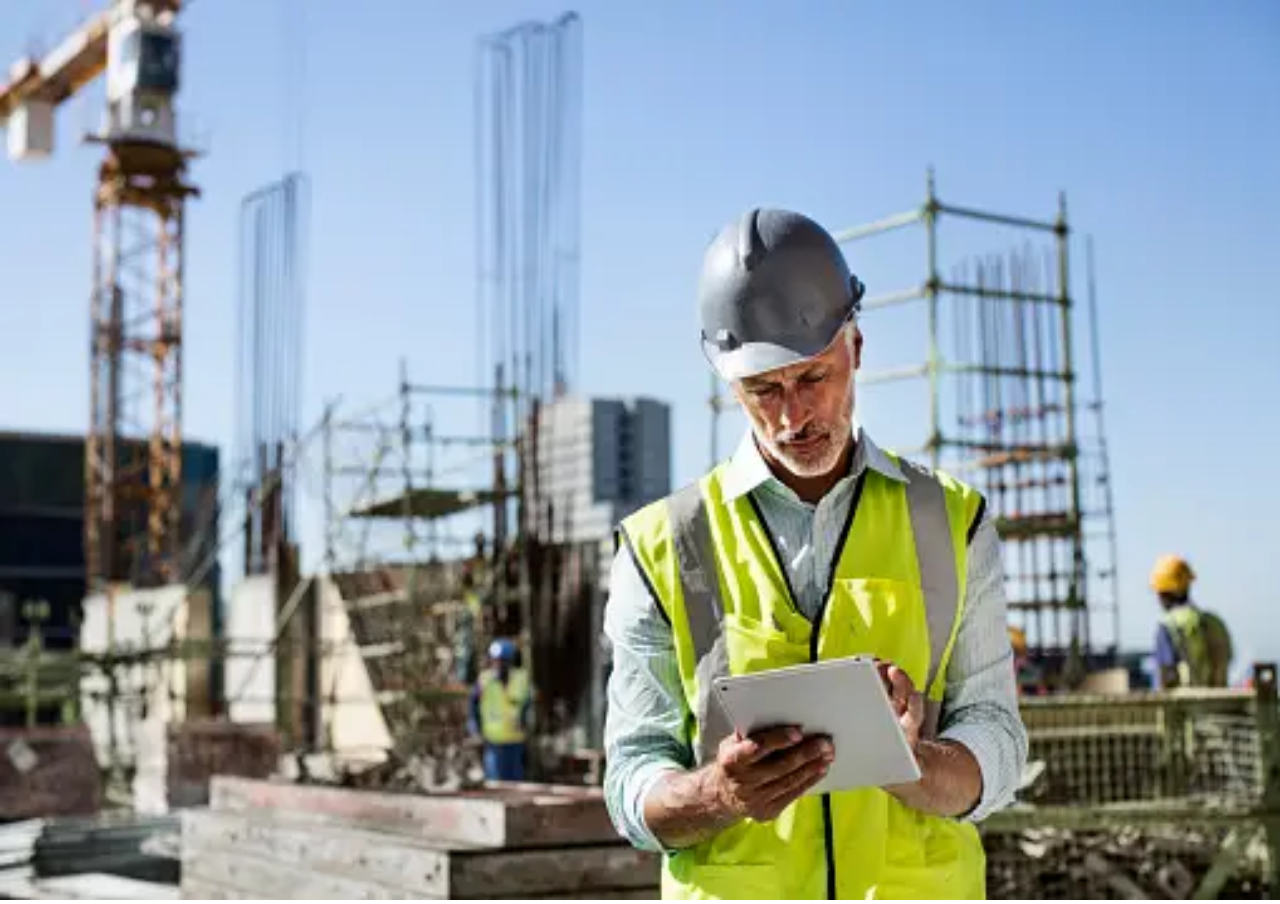
<file: About.html>
<!DOCTYPE html>
<html lang="en">
<head>
    <link rel="stylesheet" href="./css/style.css">
    <script src="https://code.jquery.com/jquery-3.7.0.js"></script>
    <meta charset="UTF-8">
    <meta name="viewport" content="width=device-width, initial-scale=1.0">
    <title>Document</title>
</head>
<body>
    <div class="backGround">
        <img src="./images/kole12.webp" alt="">
            <div id="displayElement"></div>
    <script>
        $('#displayElement').load('index.html #nav')
    </script>
       </div>


    
</body>
</html>
</file>
<file: css/style.css>
*{
    padding: 0;
    margin: 0;
    box-sizing: border-box;
    font-family: 'poppins', sans-serif
}

header{
    width: 100vw;
    height: 100vh;
    overflow: hidden;
}
.carousel{
  width: 500%;
  height: 500px;
  display: flex;
  position: relative;
}

.nav-items{
    display: flex;
    justify-content: space-between;
    margin-top: 20px;
    gap: 600px;
} 
#nav-search{
    font-size: 500px;
} 
.carousel input{
    display: none;
}
.slide{
    width: 20%;
transition: 2s;
}
.slide img{

   width: 100%;
    height: 100vh;
}

nav{
    position: absolute;


}
.nav-manual{
  position: absolute;
  width: 800px;
  margin-top: -40px;
  display: flex;
  justify-content: center;
  margin-left: 5%;
  
}
.manual-btn{
    border: 2px solid white;
    border-radius: 10px;
    cursor: pointer;
    transition: 1s;
    padding: 5px;
    margin-top: 100%;
    
}
.manual-btn:not(:last-child){
    margin-right: 40px;
}
.manual-btn:hover{
 background: white;
}
#radio1:checked ~ .firstImg{
    margin-left: 0;

}
#radio2:checked ~ .firstImg{
    margin-left: -20%;

}
#radio3:checked ~ .firstImg{
    margin-left: -40%;

}
.navigation-auto{
    position: absolute;
    display: flex;
    width: 800px;
    justify-content: center;
    margin-top: 80%;

    
}
.navigation-auto div{
    border: 2px solid blue;
    padding: 5px;
    border-radius: 10px;
    transition: 1s;
}
.navigation-auto div:not(:last-child){
    margin-right: 40px;
}
#radio1:checked ~ .navigation-auto .auto-btn1{
    background: blue;
}
#radio2:checked ~ .navigation-auto .auto-btn2{
    background: blue;
}
#radio3:checked ~ .navigation-auto .auto-btn3{
    background: blue;
}
.subheader-list{
    display: flex;
    text-decoration: none;
    gap: 5px;
    list-style: none;
}
.navbar-list{
    display: flex;
    text-decoration: none;
    font-weight: 50px;
    font-style: italic;
    gap: 20px;
 font-family: Arial, Helvetica, sans-serif;
 font-size: 20px;
 list-style: none;
 
}
.nav-items h2{
    font-size: 28px;
    color: red;
    font-style: italic;
    margin-left: 5px;

}
.nav-items h2 span{
    color: orangered;
}

.navbar-list li a{
    text-decoration: none;
    color: white;
    font-size: 20px;
}
.hero-h3{
    font-size: 25px;
    font-weight: bold;
    font-style: italic;
    margin-left: 150px;
    margin-top: 70px;
}
.hero-div{
    margin-top: 50px;
    margin-left: 120px;
    display: flex;
    gap: 70px;

}

 #hero-imgs{
position: relative;
}
#hero-imgs img{
    width: 300px;
    height: 300px;
}
#hero-imgs .hero-firstImg{
    position: absolute;
}
#hero-imgs .hero-secondImg{
    position: absolute;
    top: 150px;
    left: 200px;
}
#hero-imgs .hero-thirdImg{
    position: absolute;
    top: 300px;

}
.hero-item{
    display: flex;
    gap: 50px;
    margin-top: 70px;
    
}
.hero-item h4{
    font-size: 45px;
    color: navy;
}
.hero-item span{
    font-size: 70px;
}
.hero-item p{
    font-size: 15px;
}
.ourBusinessHead{
 
  
}
.ourBusinessHead h4{
    margin: 350px 550px 0px 580px;
    font-size: 30px;
    font-weight: bold;
    font-style: italic;
}
.ourBusinessHead p {
 font-size: 15px;
 margin-top: 15px;
 text-align: center;
}
.ourBusinessGrid{
    display: grid;
    gap: 20px;
    grid-template-columns: repeat(4, 1fr);
    margin-left: 30px;
    margin-right: 30px;
    margin-top: 150px;
    margin-bottom: 50px;
    
}
.ourBusinessGrid :hover{
    background-color: navy;
}
.ourBusinessGridItem{
 text-align: center;
 border: none;
 border-radius: 10px;
 margin-top: 30px;
 padding: 20px;
 
}

.ourBusinessGridItem i {
 font-size: 50px;
 margin-top: 30px;
}
.featureContainer{
    margin-top: 100px;
    background-color: navy;
    width: 100vw;
    height: 100vh;
    position: relative;

}
.featureContainer .feature-text{
    display: flex;
    justify-content: space-between;
    color: white;
    margin-left: 50px;
    margin-right: 50px;

}
.featureContainer .feature-text h4{
    font-size: 25px;
    font-style: italic;
    font-weight: bold;
    margin-top: 120px;
}
.featureContainer .feature-text  h5 a{
    font-size: 20px;
    font-weight: bold;
    font-style: italic;
    text-decoration: none;
    margin-top: 120px;
}
.feature-flex-container{
    display: flex;
    margin-bottom: 200px;
    transition: transform 0.20s ease-in-out;
}
.feature-flex-container  .feature-flex-items{
    margin: 80px 20px 0px 20px;
}
.feature-flex-container  .feature-flex-items img{
    width: 400px;
    height: 400px;

}
.feature-flex-items-text{
    margin-top: 30px;
    color: white;
    display: flex;
    justify-content: space-between;
}
/*
.position-manual{
 position: absolute;
  width: 800px;
  margin-top: -40px;
  display: flex;
  justify-content: center;
  margin-left: 5%;

}
.position-manual-btn{
    border: 2px solid white;
    border-radius: 10px;
    cursor: pointer;
    transition: 1s;
    padding: 5px;
    margin-top: 100%;
}
.position-manual-btn:not(:last-child){
    margin-right: 40px;
}
.position-manual-btn :hover{
    background-color: white;
}
#positionRadio1 :checked ~ .first-flex-item{
     margin-left: 0;
}
#positionRadio2 :checked ~ .first-flex-item{
    margin-left: -20%;
}
#positionRadio3 :checked ~ .first-flex-item{
    margin-left: -40%;
}
#positionRadio4 :checked ~ .first-flex-item{
    margin-left: -60%;
}
#positionRadio5 :checked ~ .first-flex-item{
    margin-left: -80%;
}
#positionRadio6 :checked ~ .first-flex-item{
    margin-left: -100%;
}
.dots{
    position: absolute;
    color: white;
    bottom: 10px;
    left: 0;
    width: 100%;
    margin: 0;
    padding: 0;
    display: flex;
    justify-content: center;
}
.dots li{
    list-style: none;
    width: 10px;
    height: 10px;
    background-color: white;
    border-radius: 20px;
    margin: 20px;
}
.dots li.active{
    width: 30px;
}
    */

    .swiper-dots {
        display: flex;
        justify-content: center;
        position: absolute;
        bottom: 20px;
        width: 100%;
      }
      .swiper-dot {
        height: 10px;
        width: 10px;
        margin: 0 5px;
        background-color: #bbb;
        border-radius: 50%;
        display: inline-block;
        cursor: pointer;
      }
      
      .swiper-dot.active {
        background-color: #717171;
      }
      .ClientsTestimonialsText{
        margin: 100px 100px 100px 100px;
        display: flex;
        justify-content: space-between;
        font-size: 20px;
      }
      .ClientsTestimonialsContainer{
        display: flex;
        justify-content: space-between;
      }
      .ClientsTestimonialsLogos img{
        width: 200px;
        height: 200px;
      }
      .ClientsTestimonialSliderDiv{
        margin: 100px 100px 100px 100px;
        text-align: center;
        display: flex;
        justify-content: space-between;
      }
      .ClientsTestimonialSlider-dots{
        display: flex;
        justify-content: center;
        position: absolute;
        bottom: 20px;
        width: 100%;        
      }
      .clientSlider-dot {
        height: 10px;
        width: 10px;
        margin: 0 5px;
        background-color: #bbb;
        border-radius: 50%;
        display: inline-block;
        cursor: pointer;
        margin-top: 120px;
      }
      
      .clientSlider-dot.active {
        background-color: #717171;
      }
      .footerContainer{
        background-color: navy;
        height: 50vh;
        width: 100vw;
    overflow: hidden;
      }
      .footerContainer .footerFirstpart{
        text-align: center;
      }
      .footerFirstpart h5{
        font-size: 25px;
        color: white;
        font-style: italic;

    }
      .footerFirstpart button{
        border: 1px solid white;
        color: white;
        border-radius: 8px;
        height: 50px;
        width: 120px;
        background-color: navy;
        margin-top: 20px;
      }
      .footerEndpart{
        display: flex;
        justify-content: space-between;
        color: white;
        margin-top: 200px;
        margin-left: 50px;
        margin-right: 50px;
      }
      .footerIcons{
        display: flex;
        font-size: 30px;
        color: white;
        gap: 20px;
      }
      .backGround {
        position: relative;
      }
      .backGround img{
        width: 100vw;
        height: 100vh;
      
      }
 #nav{
    position: fixed;
 }
</file>
